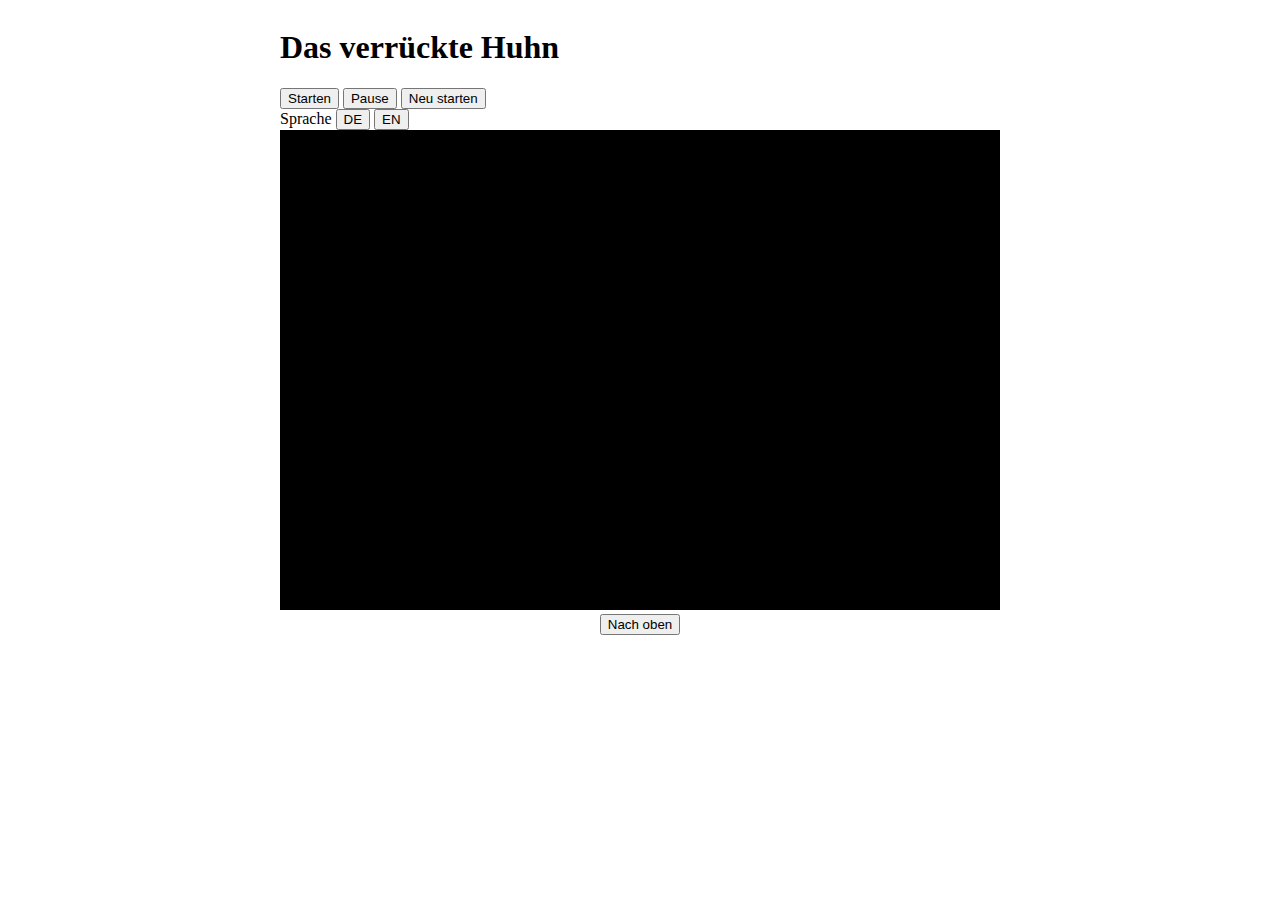
<file: index.html>
<!DOCTYPE html>
<html lang="en">
<head>
    <meta charset="UTF-8">
    <meta name="viewport" content="width=device-width, initial-scale=1.0">
    <link rel="stylesheet" href="style.css">
    <title>El Pollo Loco</title>

    <script src="js/class.models/drawable-object.class.js"></script>
    <script src="js/class.models/movable-object.class.js"></script>
    <script src="js/class.models/character.class.js"></script>
    <script src="js/class.models/chicken.class.js"></script>
    <script src="js/class.models/mini-chicken.class.js"></script>
    <script src="js/class.models/cloud.class.js"></script>
    <script src="js/class.models/bottle.class.js"></script>
    <script src="js/class.models/status-bar.class.js"></script>
    <script src="js/class.models/bottle-status-bar-class.js"></script>
    <script src="js/class.models/endboss-status-bar.class.js"></script>
    <script src="js/class.models/world.class.js"></script>
    <script src="js/class.models/background-object.class.js"></script>
    <script src="js/class.models/keyboard.class.js"></script>
    <script src="js/class.models/level.class.js"></script>
    <script src="js/class.models/throwable-object.class.js"></script>
    <script src="js/class.models/endboss.class.js"></script>
    <script src="js/class.models/hut-gate.class.js"></script>
    <script src="js/class.models/story-billboard.class.js"></script>
    <script src="js/class.models/winner-screen.class.js"></script>
    <script src="js/levels/level1.js"></script>
    <script src="js/game.js"></script>

    <script src="js/class.models/hit-effect.class.js"></script>
    
</head>

<body onload="init()">

    <div class="game-container">
        <!-- <h1>El Pollo Loco</h1> -->
        <h1 id="lbl-title">El Pollo Loco</h1> <!-- Fallback-Text, wird durch i18n überschrieben -->
        <div id="ui-bar" class="ui-bar">
            <!-- <h1 id="lbl-title">El Pollo Loco</h1> brauche ich nicht, habs nach oben verlegt -->
             <div class="btn-row">
                    <button id="btn-start" class="ui-btn">Start</button>
                    <button id="btn-pause" class="ui-btn">Pause</button>
                    <button id="btn-restart" class="ui-btn">Restart</button>
                </div>
            <div class="ui-right">
                
                <div class="lang-switch">
                    <span id="lbl-language" class="lang-label">Sprache</span>
                    <button id="btn-lang-de" class="lang-btn active">DE</button>
                    <button id="btn-lang-en" class="lang-btn">EN</button>
                </div>
            </div>
        </div>

        <canvas id="canvas" width="720" height="480"></canvas>
    </div>

</body>
<!-- Scroll-to-Top Button -->
    <button id="btn-to-top" class="to-top" aria-label="Back to top" title="Back to top">↑</button>

<script src="js/i18n.js" defer></script>
<script src="js/scroll-to-top.js" defer></script>

</html>
</file>
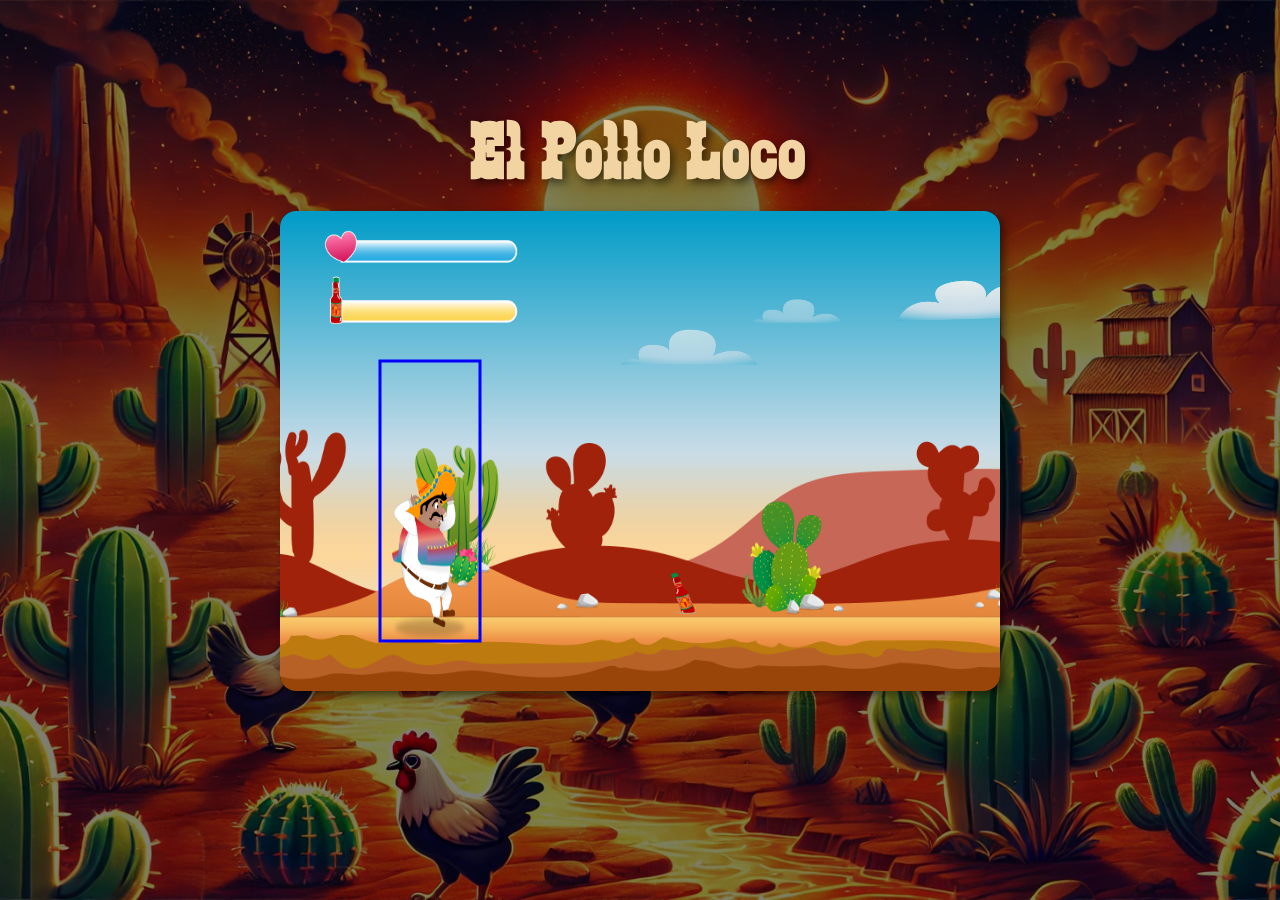
<file: dist/index.html>
<!DOCTYPE html>
<html lang="en">
<head>
    <meta charset="UTF-8">
    <meta name="viewport" content="width=device-width, initial-scale=1.0">
    <link rel="stylesheet" href="style.css">
    <title>El Pollo Loco</title>

    <script src="js/class.models/drawable-object.class.js"></script>
    <script src="js/class.models/movable-object.class.js"></script>
    <script src="js/class.models/character.class.js"></script>
    <script src="js/class.models/chicken.class.js"></script>
    <script src="/js/class.models/mini-chicken.class.js"></script>
    <script src="js/class.models/cloud.class.js"></script>
    <script src="js/class.models/bottle.class.js"></script>
    <script src="js/class.models/status-bar.class.js"></script>
    <script src="js/class.models/bottle-status-bar-class.js"></script>
    <script src="js/class.models/endboss-status-bar.class.js"></script>
    <script src="js/class.models/world.class.js"></script>
    <script src="js/class.models/background-object.class.js"></script>
    <script src="js/class.models/keyboard.class.js"></script>
    <script src="js/class.models/level.class.js"></script>
    <script src="js/class.models/throwable-object.class.js"></script>
    <script src="js/class.models/endboss.class.js"></script>
    <script src="js/levels/level1.js"></script>
    <script src="js/game.js"></script>

</head>

<body onload="init()">

    <div class="game-container">
        <h1>El Pollo Loco</h1>
        <canvas id="canvas" width="720" height="480"></canvas>
    </div>

</body>
</html>
</file>
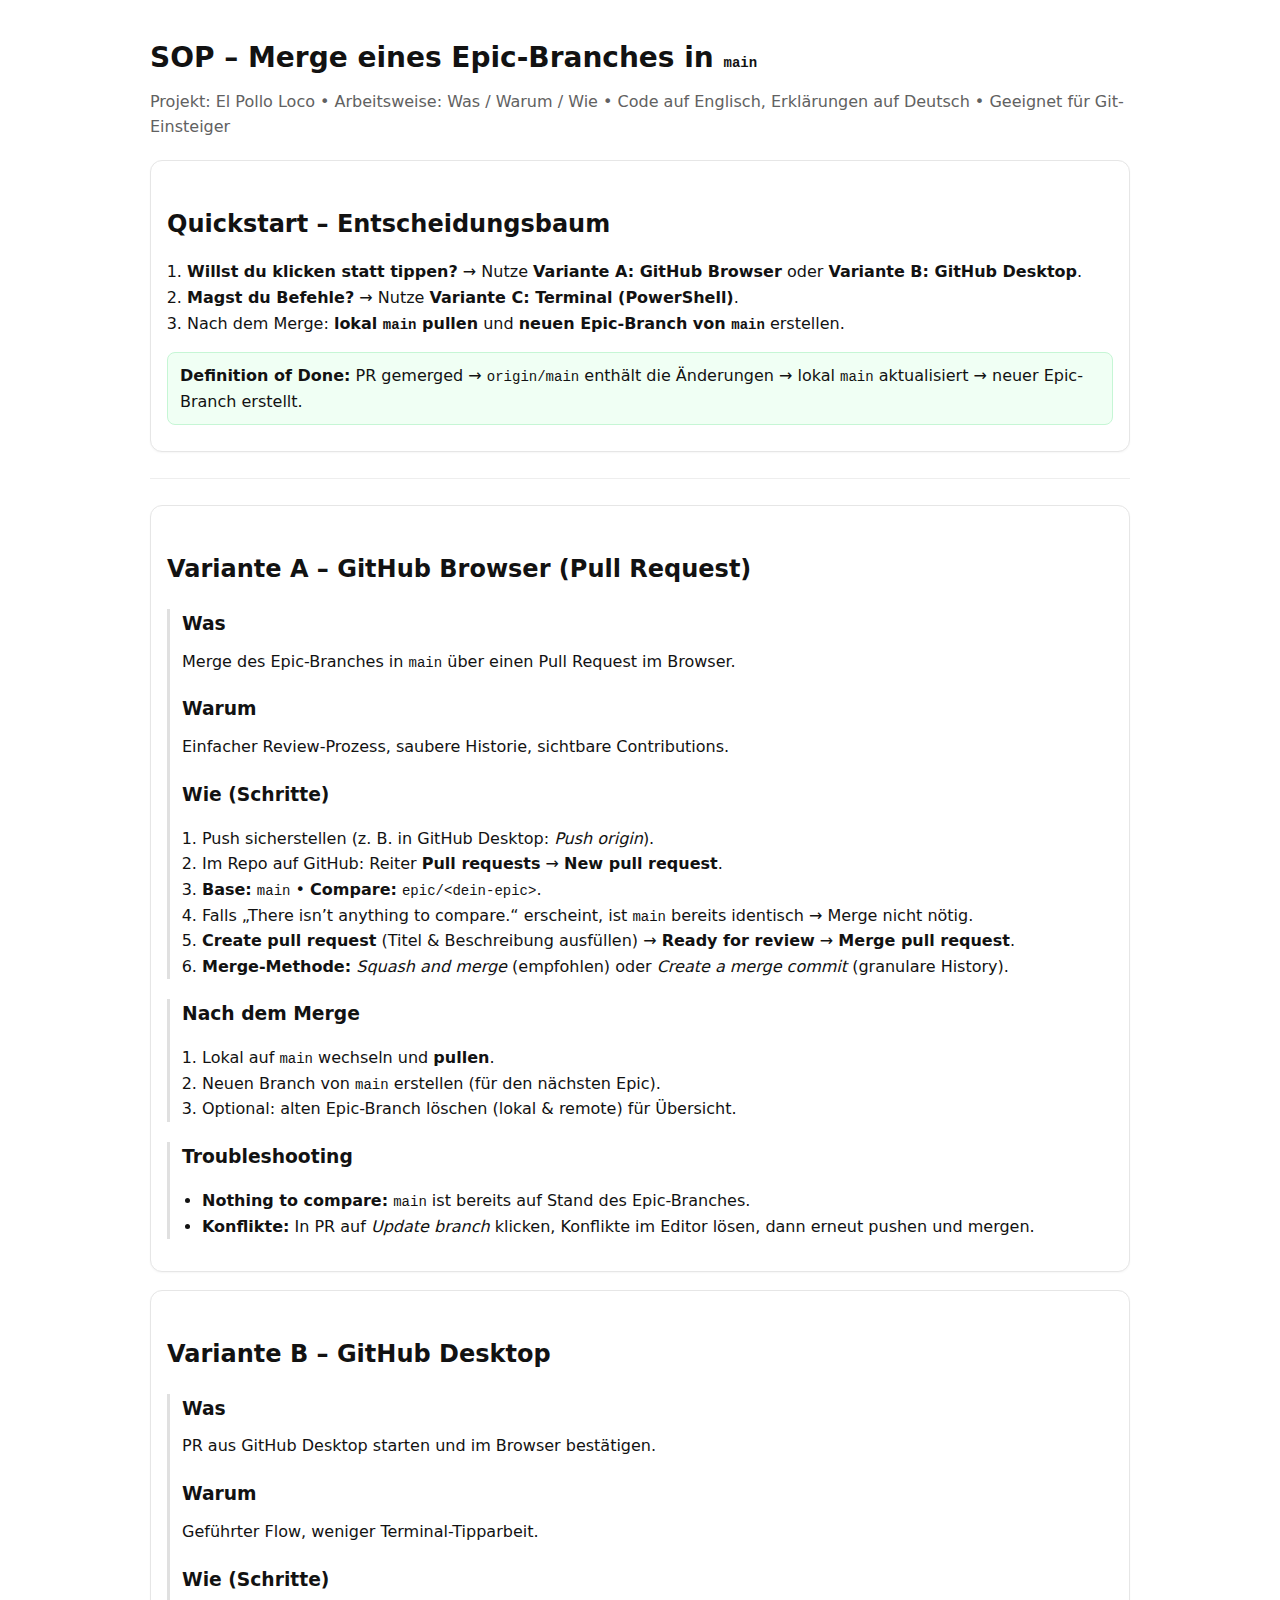
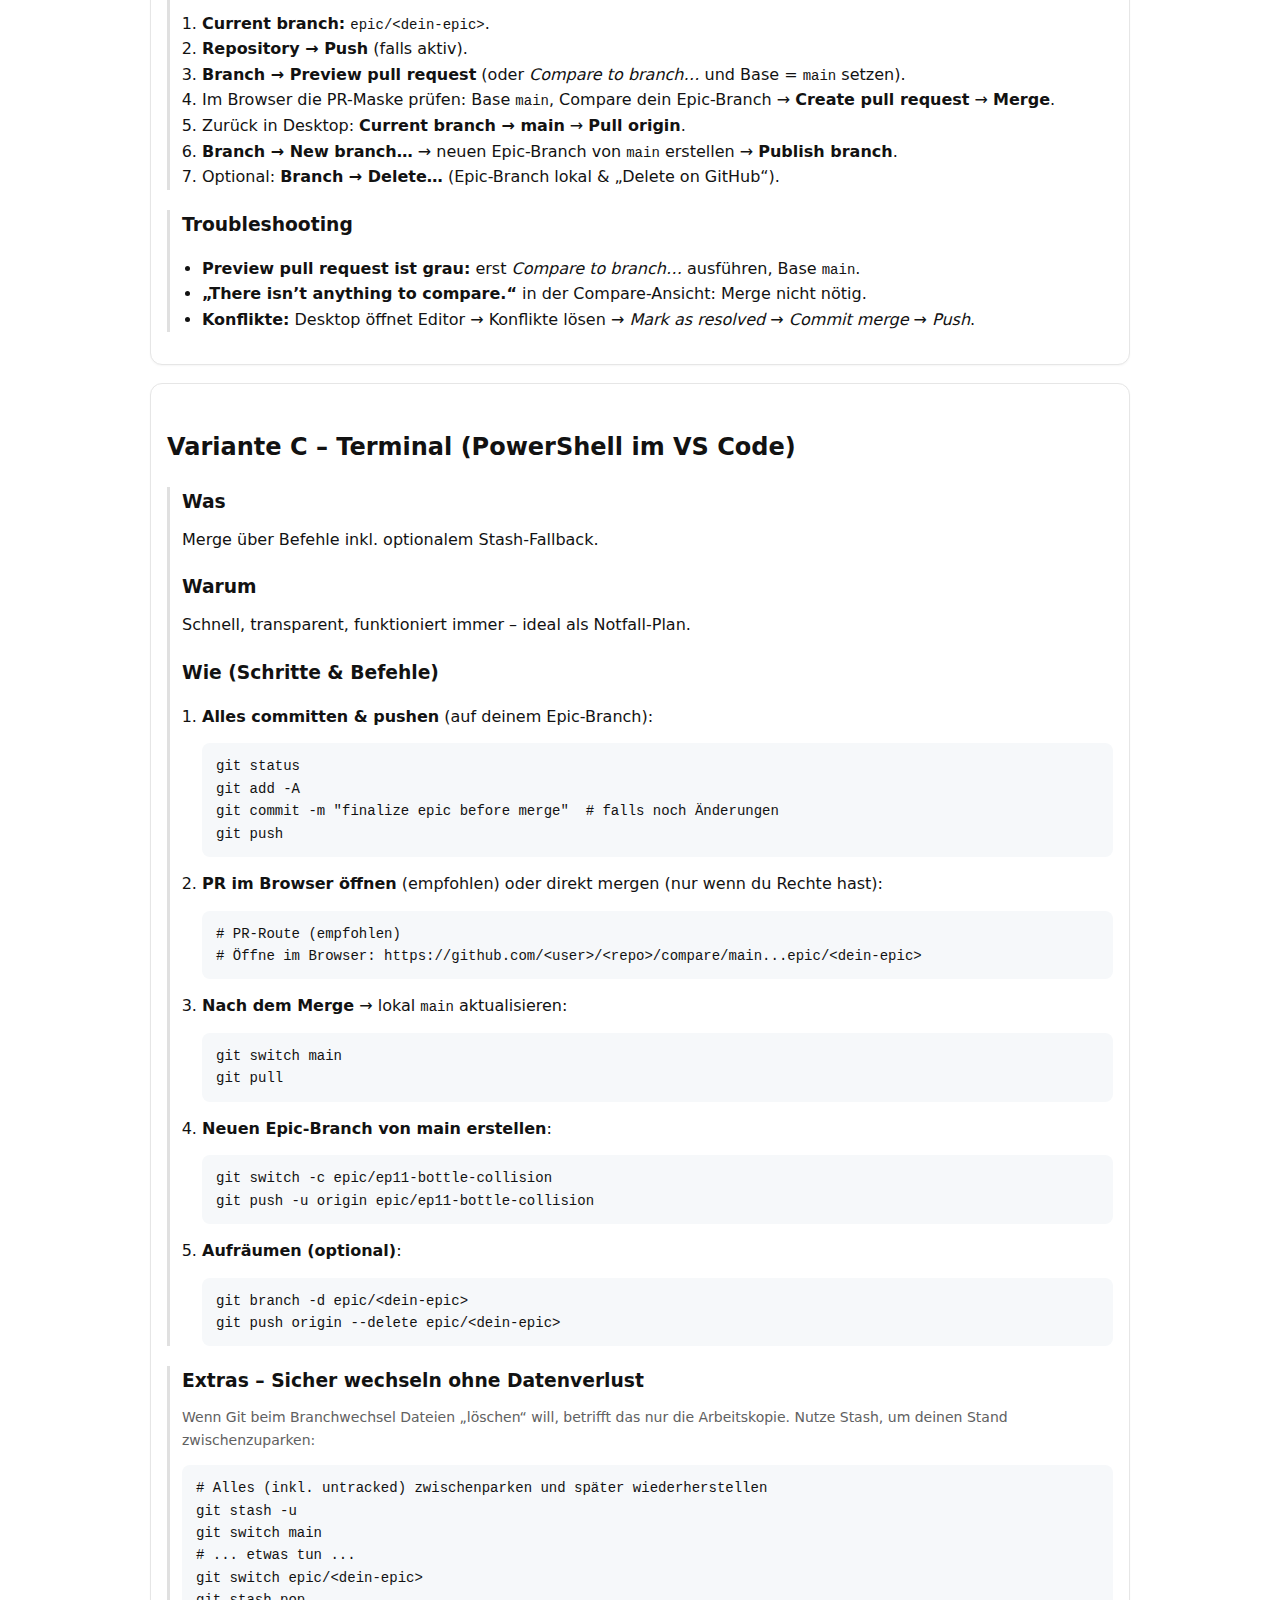
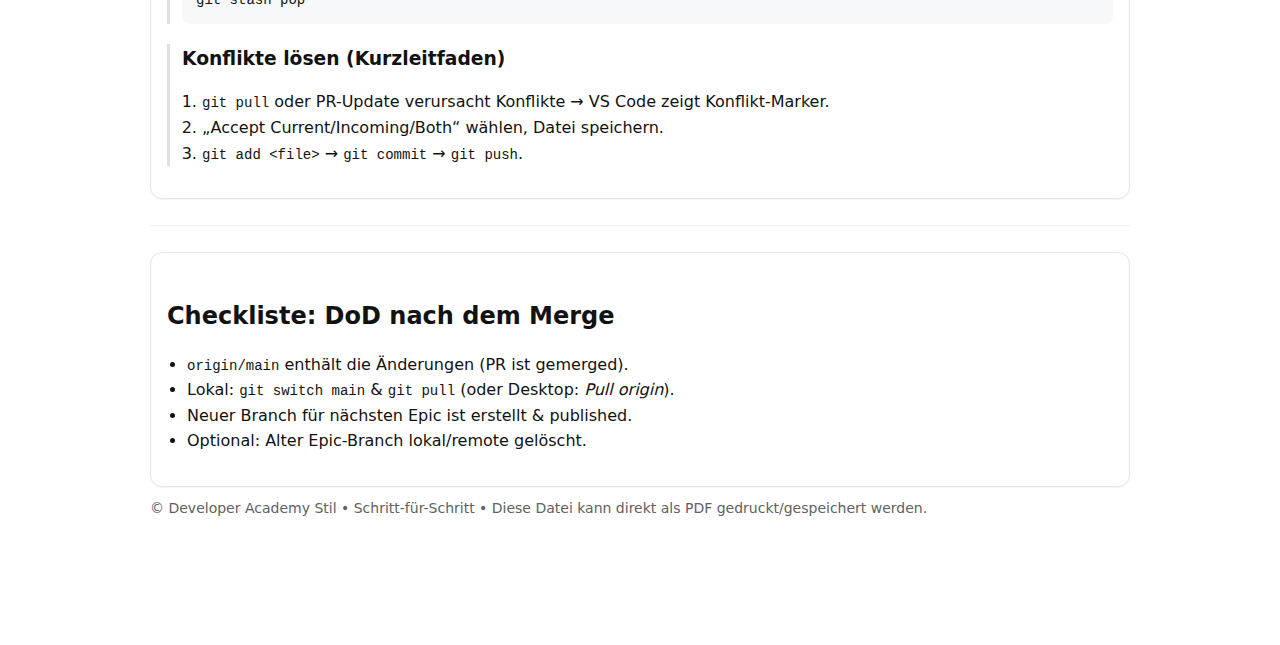
<file: docs/merge_workflows/SOP_Merge_Workflows_Epic_to_Main.html>
<!doctype html>
<html lang="de">
<head>
<meta charset="utf-8">
<meta name="viewport" content="width=device-width, initial-scale=1">
<title>SOP – Merge-Workflows (Epic-Branch → main): GitHub Browser • GitHub Desktop • Terminal (PowerShell)</title>
<style>
  :root{
    --fg:#121212; --muted:#616161; --ok:#0f9d58; --warn:#c0392b; --box:#f6f8fa;
    --mono: ui-monospace, SFMono-Regular, Menlo, Monaco, Consolas, "Liberation Mono", "Courier New", monospace;
  }
  html,body{margin:0;padding:0;background:#fff;color:var(--fg);font:16px/1.6 system-ui,-apple-system,Segoe UI,Roboto,Ubuntu,Cantarell,Noto Sans,"Helvetica Neue",Arial;}
  main{max-width:980px;margin:36px auto;padding:0 24px 80px;}
  h1{font-size:28px;margin:0 0 8px;}
  h2{margin:28px 0 10px;}
  h3{margin:20px 0 8px;}
  p{margin:10px 0;}
  .sub{color:var(--muted);margin:0 0 20px;}
  .grid{display:grid;grid-template-columns:1fr;gap:18px;}
  .card{background:#fff;border:1px solid #e6e6e6;border-radius:12px;box-shadow:0 1px 2px rgba(0,0,0,.04);padding:16px;}
  .step{border-left:3px solid #e0e0e0;padding-left:12px;margin:14px 0;}
  .ok{background:#f0fff4;border:1px solid #c6f6d5;padding:10px 12px;border-radius:8px;}
  .warn{background:#fff5f5;border:1px solid #fed7d7;padding:10px 12px;border-radius:8px;}
  .muted{color:var(--muted);}
  pre{background:var(--box);padding:12px 14px;border-radius:8px;overflow:auto;font-family:var(--mono);font-size:14px;}
  code{font-family:var(--mono);font-size:14px;}
  ol,ul{padding-left:20px;}
  .kbd{padding:.15em .45em;border:1px solid #ccc;border-bottom-width:2px;border-radius:6px;background:#fafafa;box-shadow:inset 0 -1px 0 #eee;font-family:var(--mono);font-size:.95em;}
  .small{font-size:14px;color:#616161;}
  .hr{height:1px;background:#eee;margin:26px 0;}
  @media print{a{text-decoration:none;color:black} .card{box-shadow:none} .hr{display:none}}
</style>
</head>
<body>
<main>
  <h1>SOP – Merge eines Epic-Branches in <code>main</code></h1>
  <p class="sub">Projekt: El Pollo Loco • Arbeitsweise: Was / Warum / Wie • Code auf Englisch, Erklärungen auf Deutsch • Geeignet für Git-Einsteiger</p>

  <div class="card">
    <h2>Quickstart – Entscheidungsbaum</h2>
    <ol>
      <li><strong>Willst du klicken statt tippen?</strong> → Nutze <strong>Variante A: GitHub Browser</strong> oder <strong>Variante B: GitHub Desktop</strong>.</li>
      <li><strong>Magst du Befehle?</strong> → Nutze <strong>Variante C: Terminal (PowerShell)</strong>.</li>
      <li>Nach dem Merge: <strong>lokal <code>main</code> pullen</strong> und <strong>neuen Epic-Branch von <code>main</code></strong> erstellen.</li>
    </ol>
    <p class="ok"><strong>Definition of Done:</strong> PR gemerged → <code>origin/main</code> enthält die Änderungen → lokal <code>main</code> aktualisiert → neuer Epic-Branch erstellt.</p>
  </div>

  <div class="hr"></div>

  <div class="grid">
    <section class="card" id="browser">
      <h2>Variante A – GitHub Browser (Pull Request)</h2>
      <div class="step">
        <h3>Was</h3>
        <p>Merge des Epic-Branches in <code>main</code> über einen Pull Request im Browser.</p>
        <h3>Warum</h3>
        <p>Einfacher Review-Prozess, saubere Historie, sichtbare Contributions.</p>
        <h3>Wie (Schritte)</h3>
        <ol>
          <li>Push sicherstellen (z. B. in GitHub Desktop: <em>Push origin</em>).</li>
          <li>Im Repo auf GitHub: Reiter <strong>Pull requests</strong> → <strong>New pull request</strong>.</li>
          <li><strong>Base:</strong> <code>main</code> • <strong>Compare:</strong> <code>epic/&lt;dein-epic&gt;</code>.</li>
          <li>Falls „There isn’t anything to compare.“ erscheint, ist <code>main</code> bereits identisch → Merge nicht nötig.</li>
          <li><strong>Create pull request</strong> (Titel &amp; Beschreibung ausfüllen) → <strong>Ready for review</strong> → <strong>Merge pull request</strong>.</li>
          <li><strong>Merge-Methode:</strong> <em>Squash and merge</em> (empfohlen) oder <em>Create a merge commit</em> (granulare History).</li>
        </ol>
      </div>
      <div class="step">
        <h3>Nach dem Merge</h3>
        <ol>
          <li>Lokal auf <code>main</code> wechseln und <strong>pullen</strong>.</li>
          <li>Neuen Branch von <code>main</code> erstellen (für den nächsten Epic).</li>
          <li>Optional: alten Epic-Branch löschen (lokal &amp; remote) für Übersicht.</li>
        </ol>
      </div>
      <div class="step">
        <h3>Troubleshooting</h3>
        <ul>
          <li><strong>Nothing to compare:</strong> <code>main</code> ist bereits auf Stand des Epic-Branches.</li>
          <li><strong>Konflikte:</strong> In PR auf <em>Update branch</em> klicken, Konflikte im Editor lösen, dann erneut pushen und mergen.</li>
        </ul>
      </div>
    </section>

    <section class="card" id="desktop">
      <h2>Variante B – GitHub Desktop</h2>
      <div class="step">
        <h3>Was</h3>
        <p>PR aus GitHub Desktop starten und im Browser bestätigen.</p>
        <h3>Warum</h3>
        <p>Geführter Flow, weniger Terminal-Tipparbeit.</p>
        <h3>Wie (Schritte)</h3>
        <ol>
          <li><strong>Current branch:</strong> <code>epic/&lt;dein-epic&gt;</code>.</li>
          <li><strong>Repository → Push</strong> (falls aktiv).</li>
          <li><strong>Branch → Preview pull request</strong> (oder <em>Compare to branch…</em> und Base = <code>main</code> setzen).</li>
          <li>Im Browser die PR-Maske prüfen: Base <code>main</code>, Compare dein Epic-Branch → <strong>Create pull request</strong> → <strong>Merge</strong>.</li>
          <li>Zurück in Desktop: <strong>Current branch → main</strong> → <strong>Pull origin</strong>.</li>
          <li><strong>Branch → New branch…</strong> → neuen Epic-Branch von <code>main</code> erstellen → <strong>Publish branch</strong>.</li>
          <li>Optional: <strong>Branch → Delete…</strong> (Epic-Branch lokal &amp; „Delete on GitHub“).</li>
        </ol>
      </div>
      <div class="step">
        <h3>Troubleshooting</h3>
        <ul>
          <li><strong>Preview pull request ist grau:</strong> erst <em>Compare to branch…</em> ausführen, Base <code>main</code>.</li>
          <li><strong>„There isn’t anything to compare.“</strong> in der Compare-Ansicht: Merge nicht nötig.</li>
          <li><strong>Konflikte:</strong> Desktop öffnet Editor → Konflikte lösen → <em>Mark as resolved</em> → <em>Commit merge</em> → <em>Push</em>.</li>
        </ul>
      </div>
    </section>

    <section class="card" id="terminal">
      <h2>Variante C – Terminal (PowerShell im VS Code)</h2>
      <div class="step">
        <h3>Was</h3>
        <p>Merge über Befehle inkl. optionalem Stash-Fallback.</p>
        <h3>Warum</h3>
        <p>Schnell, transparent, funktioniert immer – ideal als Notfall-Plan.</p>
        <h3>Wie (Schritte &amp; Befehle)</h3>
        <ol>
          <li><strong>Alles committen &amp; pushen</strong> (auf deinem Epic-Branch):
            <pre><code>git status
git add -A
git commit -m "finalize epic before merge"  # falls noch Änderungen
git push</code></pre>
          </li>
          <li><strong>PR im Browser öffnen</strong> (empfohlen) oder direkt mergen (nur wenn du Rechte hast):
            <pre><code># PR-Route (empfohlen)
# Öffne im Browser: https://github.com/&lt;user&gt;/&lt;repo&gt;/compare/main...epic/&lt;dein-epic&gt;</code></pre>
          </li>
          <li><strong>Nach dem Merge</strong> → lokal <code>main</code> aktualisieren:
            <pre><code>git switch main
git pull</code></pre>
          </li>
          <li><strong>Neuen Epic-Branch von main erstellen</strong>:
            <pre><code>git switch -c epic/ep11-bottle-collision
git push -u origin epic/ep11-bottle-collision</code></pre>
          </li>
          <li><strong>Aufräumen (optional)</strong>:
            <pre><code>git branch -d epic/&lt;dein-epic&gt;
git push origin --delete epic/&lt;dein-epic&gt;</code></pre>
          </li>
        </ol>
      </div>

      <div class="step">
        <h3>Extras – Sicher wechseln ohne Datenverlust</h3>
        <p class="small">Wenn Git beim Branchwechsel Dateien „löschen“ will, betrifft das nur die Arbeitskopie. Nutze Stash, um deinen Stand zwischenzuparken:</p>
        <pre><code># Alles (inkl. untracked) zwischenparken und später wiederherstellen
git stash -u
git switch main
# ... etwas tun ...
git switch epic/&lt;dein-epic&gt;
git stash pop</code></pre>
      </div>

      <div class="step">
        <h3>Konflikte lösen (Kurzleitfaden)</h3>
        <ol>
          <li><code>git pull</code> oder PR-Update verursacht Konflikte → VS Code zeigt Konflikt-Marker.</li>
          <li>„Accept Current/Incoming/Both“ wählen, Datei speichern.</li>
          <li><code>git add &lt;file&gt;</code> → <code>git commit</code> → <code>git push</code>.</li>
        </ol>
      </div>
    </section>
  </div>

  <div class="hr"></div>

  <section class="card">
    <h2>Checkliste: DoD nach dem Merge</h2>
    <ul>
      <li><code>origin/main</code> enthält die Änderungen (PR ist gemerged).</li>
      <li>Lokal: <code>git switch main</code> &amp; <code>git pull</code> (oder Desktop: <em>Pull origin</em>).</li>
      <li>Neuer Branch für nächsten Epic ist erstellt &amp; published.</li>
      <li>Optional: Alter Epic-Branch lokal/remote gelöscht.</li>
    </ul>
  </section>

  <p class="muted small">© Developer Academy Stil • Schritt-für-Schritt • Diese Datei kann direkt als PDF gedruckt/gespeichert werden.</p>
</main>
</body>
</html>
</file>
<file: style.css>
body {
    display: flex;
    flex-direction: column;
    align-items: center;
}

canvas {
    background-color: black;
}
</file>
<file: dist/style.css>
@font-face {
    font-family: 'zabars';
    src: url('./fonts/zabars.ttf') format('truetype');
}

body {
    margin: 0;
    padding: 0;
    display: flex;
    justify-content: center;
    align-items: center;
    background-image: url('img/10_ai_images_by_tay/game_design_bg/DALLE2_2.png');
    background-position: center;
    background-repeat: no-repeat;
    background-size: cover;
    min-height: 100vh;
    font-family: 'zabars', Arial, Helvetica, sans-serif;
    position: relative;
}

body::before {
    content: '';
    position: absolute;
    top: 0;
    left: 0;
    width: 100%;
    height: 100%;
    background-color: rgba(0, 0, 0, 0.5); /* bg ist jz verdunkelt, damit mein canvas im Fokus liegt */
    z-index: 0;
}

.game-container {
    display: flex;
    flex-direction: column;
    align-items: center;
    position: relative;
    z-index: 1; /* Damit es über dem dunklen Layer liegt */
    height: 800px;
}

h1 {
    font-size: 80px;
    letter-spacing: 3px;
    text-shadow: 4px 4px 8px rgba(0, 0, 0, 0.5);
    position: relative;
    z-index: 2;
    color: #F2D4A2;
    margin-bottom: 16px; /* Abstände zwischen h1 und Canvas */
}

canvas {
    background-color: black;
    border-radius: 16px;
    display: block;
    box-shadow: 4px 4px 8px rgba(0, 0, 0, 0.5); /* hebt nochmal den Fokus hevor */
}

/* ----- Smartphones w ----- */
@media only screen and (max-width: 720px) {
    canvas {
        width: 100%;
    }

    h1 {
        display: none;
    }
}

/* ----- Smartphones h ----- */
@media only screen and (max-height: 480px) {
    canvas {
        height: 100vh;
    }

    h1 {
        display: none;
    }
}
</file>
